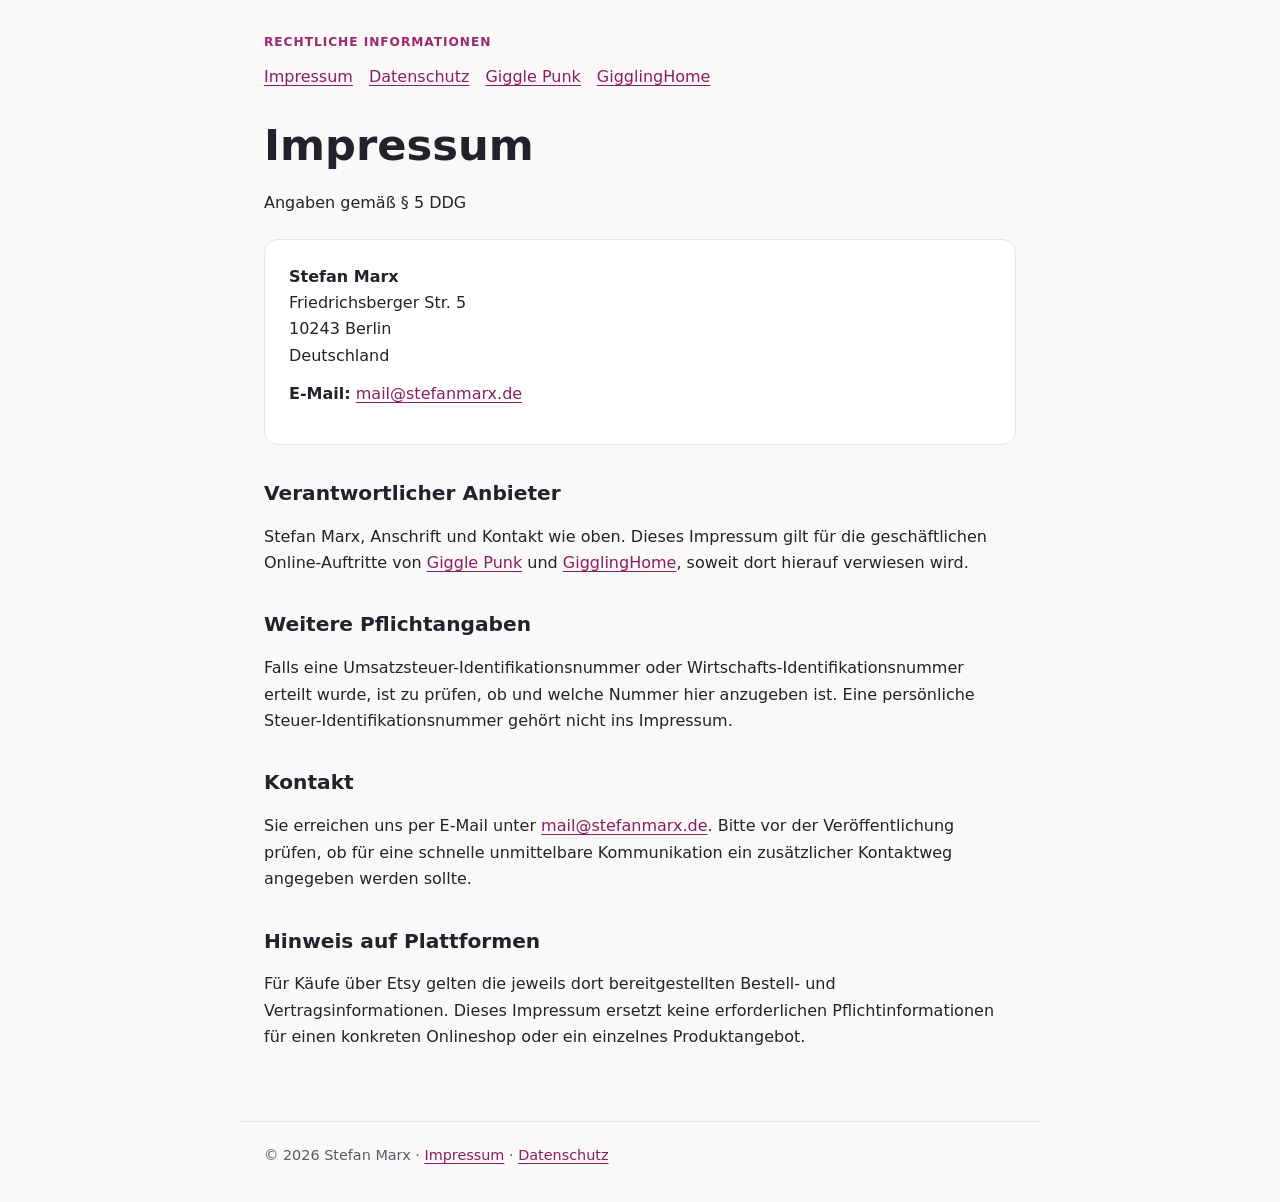
<file: index.html>
<!doctype html>
<html lang="de"><head><meta charset="utf-8"><meta name="viewport" content="width=device-width,initial-scale=1"><meta name="robots" content="index,follow"><title>Impressum | Stefan Marx</title><meta name="description" content="Impressum und Anbieterkennzeichnung für Giggle Punk und GigglingHome."><link rel="stylesheet" href="/styles.css"></head><body>
<header><div class="eyebrow">Rechtliche Informationen</div><nav aria-label="Hauptnavigation"><a href="/">Impressum</a><a href="/datenschutz/">Datenschutz</a><a href="/giggle-punk/">Giggle Punk</a><a href="/gigglinghome/">GigglingHome</a></nav></header>
<main><h1>Impressum</h1><p>Angaben gemäß § 5 DDG</p><div class="card"><address><strong>Stefan Marx</strong><br>Friedrichsberger Str. 5<br>10243 Berlin<br>Deutschland</address><p><strong>E-Mail:</strong> <a href="mailto:mail@stefanmarx.de">mail@stefanmarx.de</a></p></div><h2>Verantwortlicher Anbieter</h2><p>Stefan Marx, Anschrift und Kontakt wie oben. Dieses Impressum gilt für die geschäftlichen Online-Auftritte von <a href="/giggle-punk/">Giggle Punk</a> und <a href="/gigglinghome/">GigglingHome</a>, soweit dort hierauf verwiesen wird.</p><h2>Weitere Pflichtangaben</h2><p>Falls eine Umsatzsteuer-Identifikationsnummer oder Wirtschafts-Identifikationsnummer erteilt wurde, ist zu prüfen, ob und welche Nummer hier anzugeben ist. Eine persönliche Steuer-Identifikationsnummer gehört nicht ins Impressum.</p><h2>Kontakt</h2><p>Sie erreichen uns per E-Mail unter <a href="mailto:mail@stefanmarx.de">mail@stefanmarx.de</a>. Bitte vor der Veröffentlichung prüfen, ob für eine schnelle unmittelbare Kommunikation ein zusätzlicher Kontaktweg angegeben werden sollte.</p><h2>Hinweis auf Plattformen</h2><p>Für Käufe über Etsy gelten die jeweils dort bereitgestellten Bestell- und Vertragsinformationen. Dieses Impressum ersetzt keine erforderlichen Pflichtinformationen für einen konkreten Onlineshop oder ein einzelnes Produktangebot.</p></main>
<footer>© <span>2026</span> Stefan Marx · <a href="/">Impressum</a> · <a href="/datenschutz/">Datenschutz</a></footer></body></html>
</file>
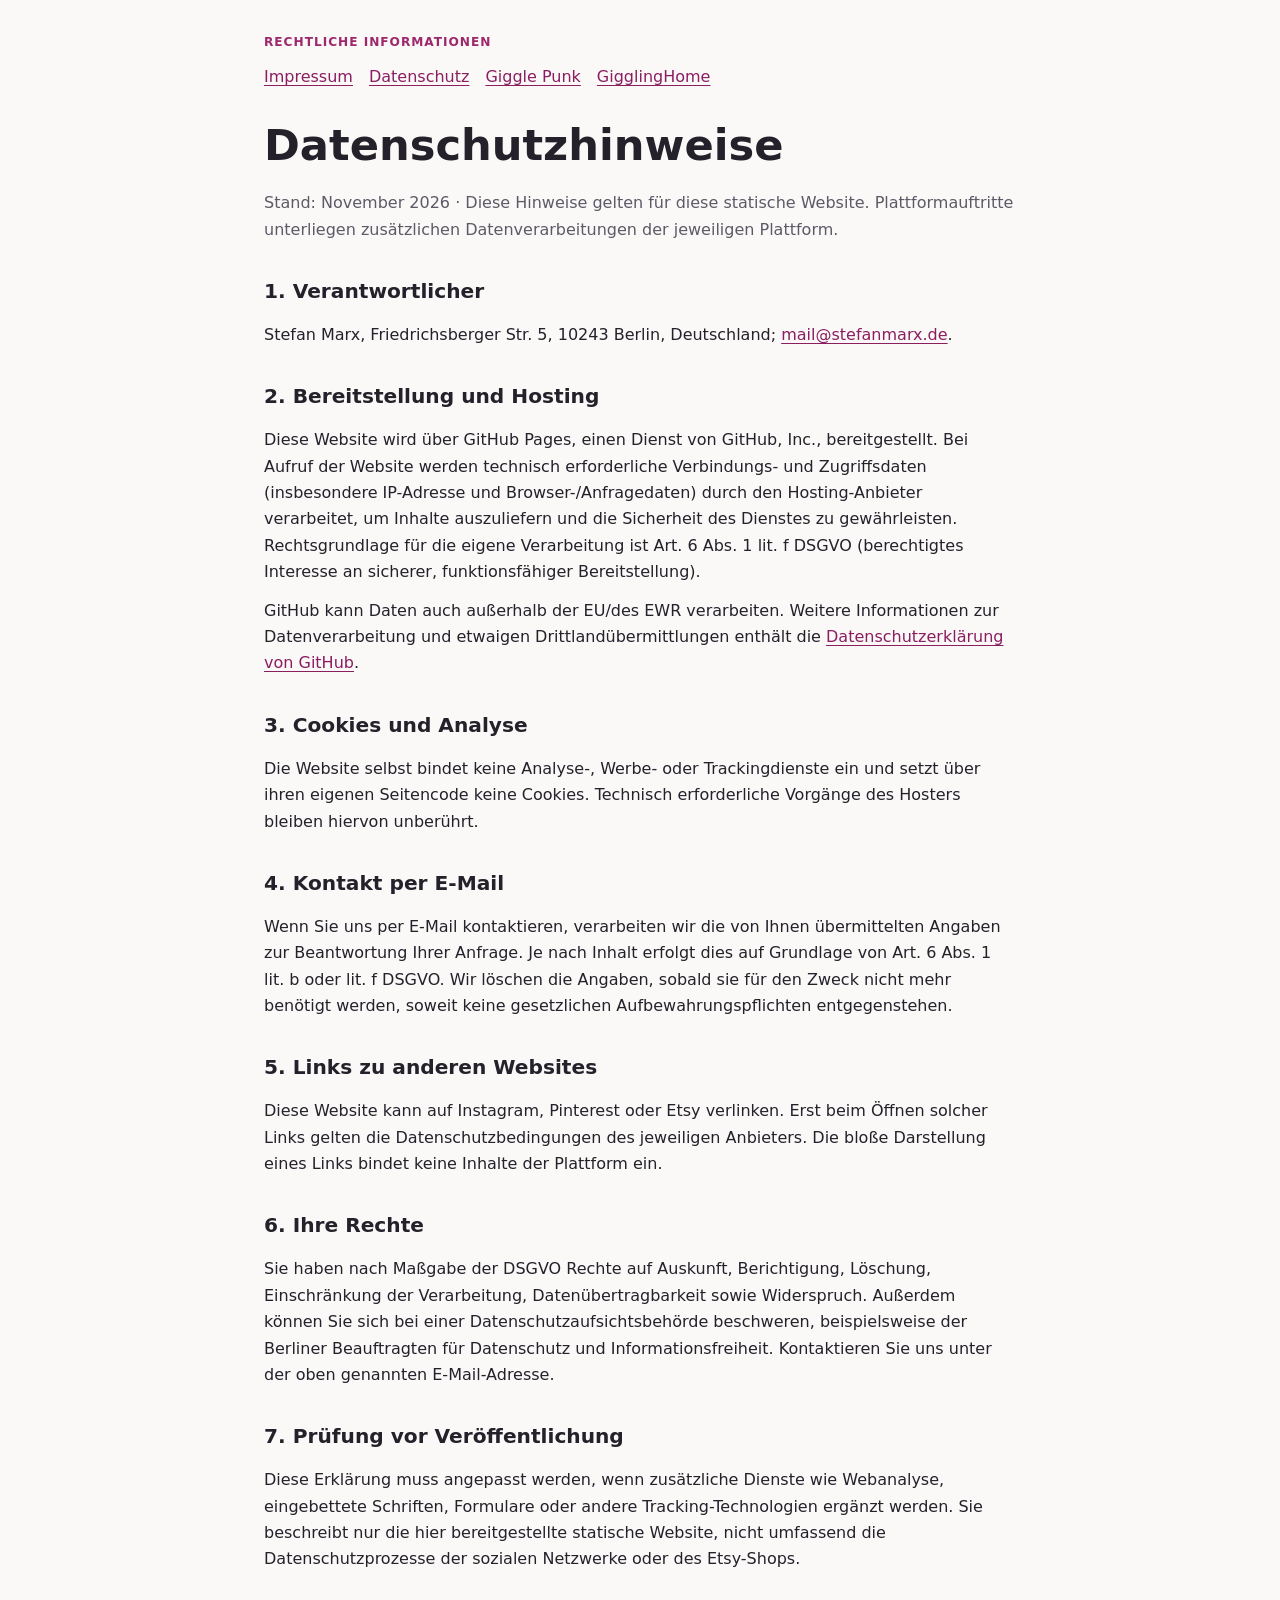
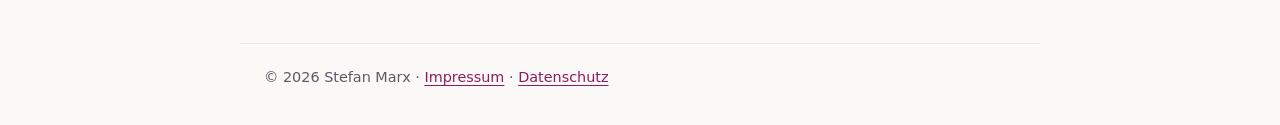
<file: datenschutz/index.html>
<!doctype html><html lang="de"><head><meta charset="utf-8"><meta name="viewport" content="width=device-width,initial-scale=1"><title>Datenschutzhinweise | Stefan Marx</title><link rel="stylesheet" href="/styles.css"></head><body><header><div class="eyebrow">Rechtliche Informationen</div><nav aria-label="Hauptnavigation"><a href="/">Impressum</a><a href="/datenschutz/">Datenschutz</a><a href="/giggle-punk/">Giggle Punk</a><a href="/gigglinghome/">GigglingHome</a></nav></header><main><h1>Datenschutzhinweise</h1><p class="muted">Stand: November 2026 · Diese Hinweise gelten für diese statische Website. Plattformauftritte unterliegen zusätzlichen Datenverarbeitungen der jeweiligen Plattform.</p><h2>1. Verantwortlicher</h2><p>Stefan Marx, Friedrichsberger Str. 5, 10243 Berlin, Deutschland; <a href="mailto:mail@stefanmarx.de">mail@stefanmarx.de</a>.</p><h2>2. Bereitstellung und Hosting</h2><p>Diese Website wird über GitHub Pages, einen Dienst von GitHub, Inc., bereitgestellt. Bei Aufruf der Website werden technisch erforderliche Verbindungs- und Zugriffsdaten (insbesondere IP-Adresse und Browser-/Anfragedaten) durch den Hosting-Anbieter verarbeitet, um Inhalte auszuliefern und die Sicherheit des Dienstes zu gewährleisten. Rechtsgrundlage für die eigene Verarbeitung ist Art. 6 Abs. 1 lit. f DSGVO (berechtigtes Interesse an sicherer, funktionsfähiger Bereitstellung).</p><p>GitHub kann Daten auch außerhalb der EU/des EWR verarbeiten. Weitere Informationen zur Datenverarbeitung und etwaigen Drittlandübermittlungen enthält die <a href="https://docs.github.com/en/site-policy/privacy-policies/github-general-privacy-statement">Datenschutzerklärung von GitHub</a>.</p><h2>3. Cookies und Analyse</h2><p>Die Website selbst bindet keine Analyse-, Werbe- oder Trackingdienste ein und setzt über ihren eigenen Seitencode keine Cookies. Technisch erforderliche Vorgänge des Hosters bleiben hiervon unberührt.</p><h2>4. Kontakt per E-Mail</h2><p>Wenn Sie uns per E-Mail kontaktieren, verarbeiten wir die von Ihnen übermittelten Angaben zur Beantwortung Ihrer Anfrage. Je nach Inhalt erfolgt dies auf Grundlage von Art. 6 Abs. 1 lit. b oder lit. f DSGVO. Wir löschen die Angaben, sobald sie für den Zweck nicht mehr benötigt werden, soweit keine gesetzlichen Aufbewahrungspflichten entgegenstehen.</p><h2>5. Links zu anderen Websites</h2><p>Diese Website kann auf Instagram, Pinterest oder Etsy verlinken. Erst beim Öffnen solcher Links gelten die Datenschutzbedingungen des jeweiligen Anbieters. Die bloße Darstellung eines Links bindet keine Inhalte der Plattform ein.</p><h2>6. Ihre Rechte</h2><p>Sie haben nach Maßgabe der DSGVO Rechte auf Auskunft, Berichtigung, Löschung, Einschränkung der Verarbeitung, Datenübertragbarkeit sowie Widerspruch. Außerdem können Sie sich bei einer Datenschutzaufsichtsbehörde beschweren, beispielsweise der Berliner Beauftragten für Datenschutz und Informationsfreiheit. Kontaktieren Sie uns unter der oben genannten E-Mail-Adresse.</p><h2>7. Prüfung vor Veröffentlichung</h2><p>Diese Erklärung muss angepasst werden, wenn zusätzliche Dienste wie Webanalyse, eingebettete Schriften, Formulare oder andere Tracking-Technologien ergänzt werden. Sie beschreibt nur die hier bereitgestellte statische Website, nicht umfassend die Datenschutzprozesse der sozialen Netzwerke oder des Etsy-Shops.</p></main><footer>© 2026 Stefan Marx · <a href="/">Impressum</a> · <a href="/datenschutz/">Datenschutz</a></footer></body></html>
</file>
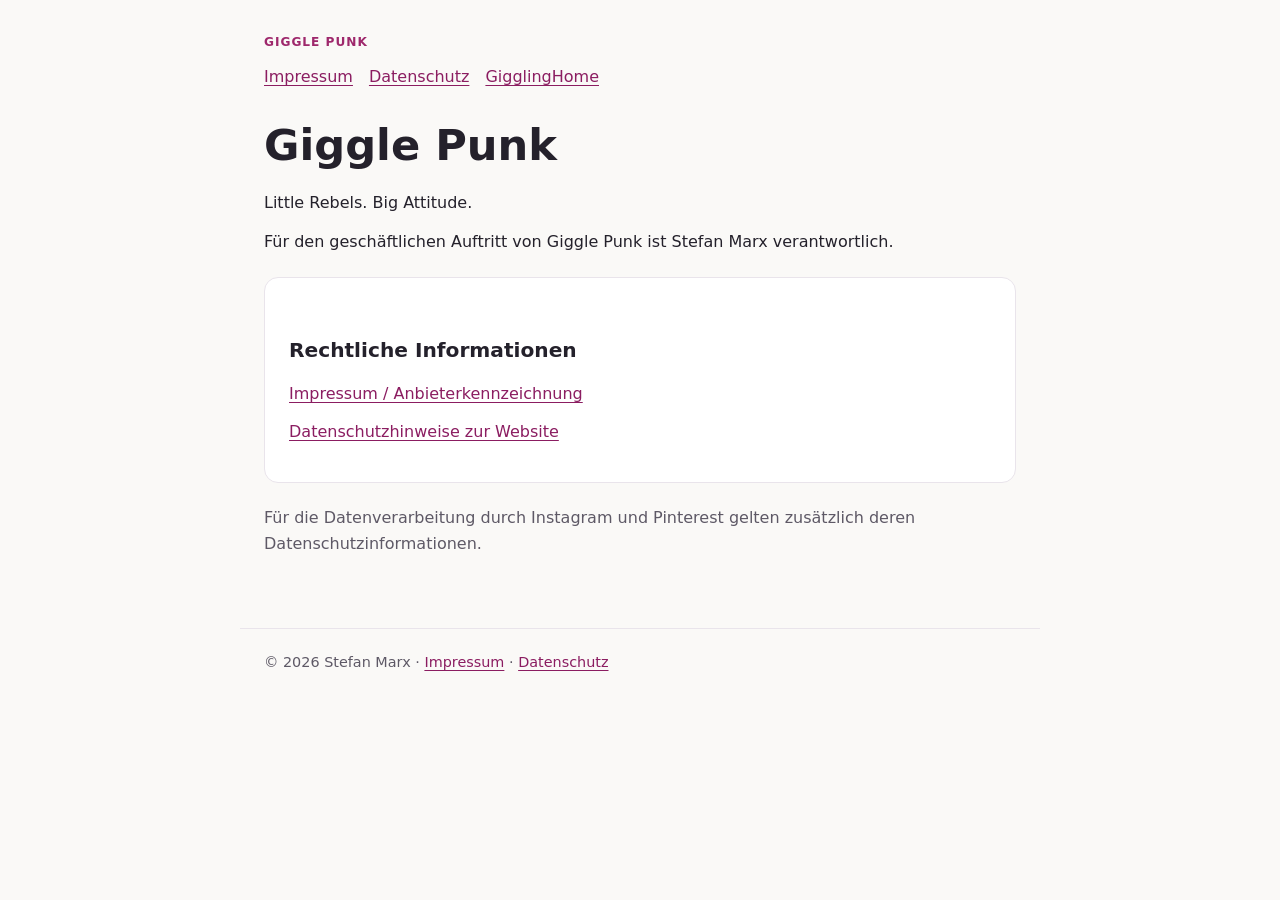
<file: giggle-punk/index.html>
<!doctype html><html lang="de"><head><meta charset="utf-8"><meta name="viewport" content="width=device-width,initial-scale=1"><title>Giggle Punk | Rechtliche Informationen</title><link rel="stylesheet" href="/styles.css"></head><body><header><div class="eyebrow">Giggle Punk</div><nav><a href="/">Impressum</a><a href="/datenschutz/">Datenschutz</a><a href="/gigglinghome/">GigglingHome</a></nav></header><main><h1>Giggle Punk</h1><p>Little Rebels. Big Attitude.</p><p>Für den geschäftlichen Auftritt von Giggle Punk ist Stefan Marx verantwortlich.</p><div class="card"><h2>Rechtliche Informationen</h2><p><a href="/">Impressum / Anbieterkennzeichnung</a></p><p><a href="/datenschutz/">Datenschutzhinweise zur Website</a></p></div><p class="muted">Für die Datenverarbeitung durch Instagram und Pinterest gelten zusätzlich deren Datenschutzinformationen.</p></main><footer>© 2026 Stefan Marx · <a href="/">Impressum</a> · <a href="/datenschutz/">Datenschutz</a></footer></body></html>
</file>
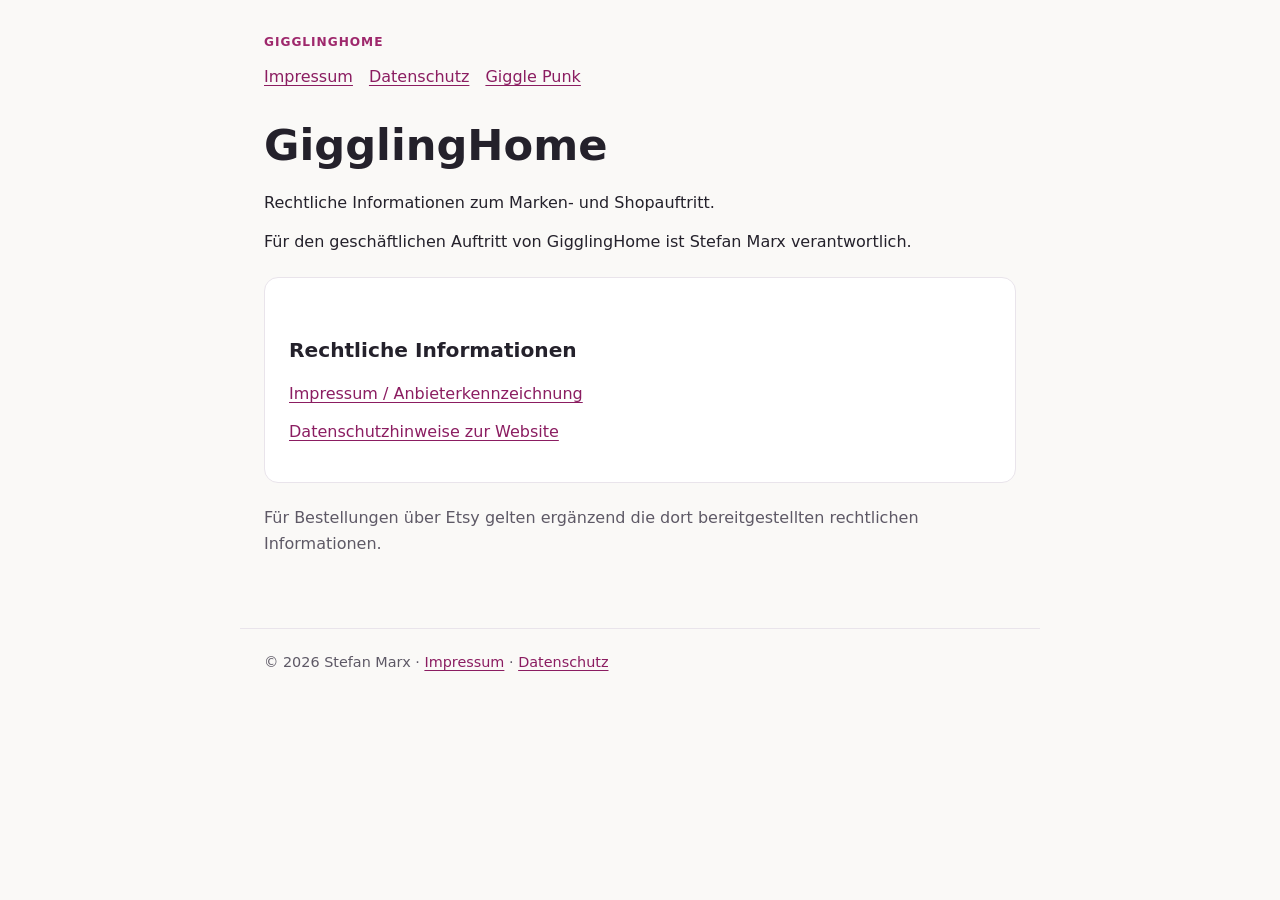
<file: gigglinghome/index.html>
<!doctype html><html lang="de"><head><meta charset="utf-8"><meta name="viewport" content="width=device-width,initial-scale=1"><title>GigglingHome | Rechtliche Informationen</title><link rel="stylesheet" href="/styles.css"></head><body><header><div class="eyebrow">GigglingHome</div><nav><a href="/">Impressum</a><a href="/datenschutz/">Datenschutz</a><a href="/giggle-punk/">Giggle Punk</a></nav></header><main><h1>GigglingHome</h1><p>Rechtliche Informationen zum Marken- und Shopauftritt.</p><p>Für den geschäftlichen Auftritt von GigglingHome ist Stefan Marx verantwortlich.</p><div class="card"><h2>Rechtliche Informationen</h2><p><a href="/">Impressum / Anbieterkennzeichnung</a></p><p><a href="/datenschutz/">Datenschutzhinweise zur Website</a></p></div><p class="muted">Für Bestellungen über Etsy gelten ergänzend die dort bereitgestellten rechtlichen Informationen.</p></main><footer>© 2026 Stefan Marx · <a href="/">Impressum</a> · <a href="/datenschutz/">Datenschutz</a></footer></body></html>
</file>
<file: styles.css>
:root{color-scheme:light;--ink:#24212b;--muted:#5e5966;--bg:#faf9f7;--panel:#fff;--line:#e9e4eb;--accent:#9e286c}*{box-sizing:border-box}body{margin:0;background:var(--bg);color:var(--ink);font:16px/1.65 system-ui,-apple-system,BlinkMacSystemFont,"Segoe UI",sans-serif}header,main,footer{max-width:800px;margin:auto;padding:0 24px}header{padding-top:32px}nav{display:flex;flex-wrap:wrap;gap:16px;margin:12px 0 30px}a{color:#8b1d61;text-underline-offset:3px}h1{line-height:1.2;font-size:clamp(2rem,5vw,2.7rem);margin:18px 0}h2{font-size:1.26rem;line-height:1.35;margin-top:35px}p{margin:12px 0}.eyebrow{font-weight:700;letter-spacing:.08em;text-transform:uppercase;color:var(--accent);font-size:.76rem}.card{background:var(--panel);padding:24px;border:1px solid var(--line);border-radius:14px;margin:22px 0}.muted,footer{color:var(--muted)}footer{border-top:1px solid var(--line);padding-top:22px;padding-bottom:35px;margin-top:70px;font-size:.9rem}address{font-style:normal}ul{padding-left:24px}li{margin:7px 0}
</file>
